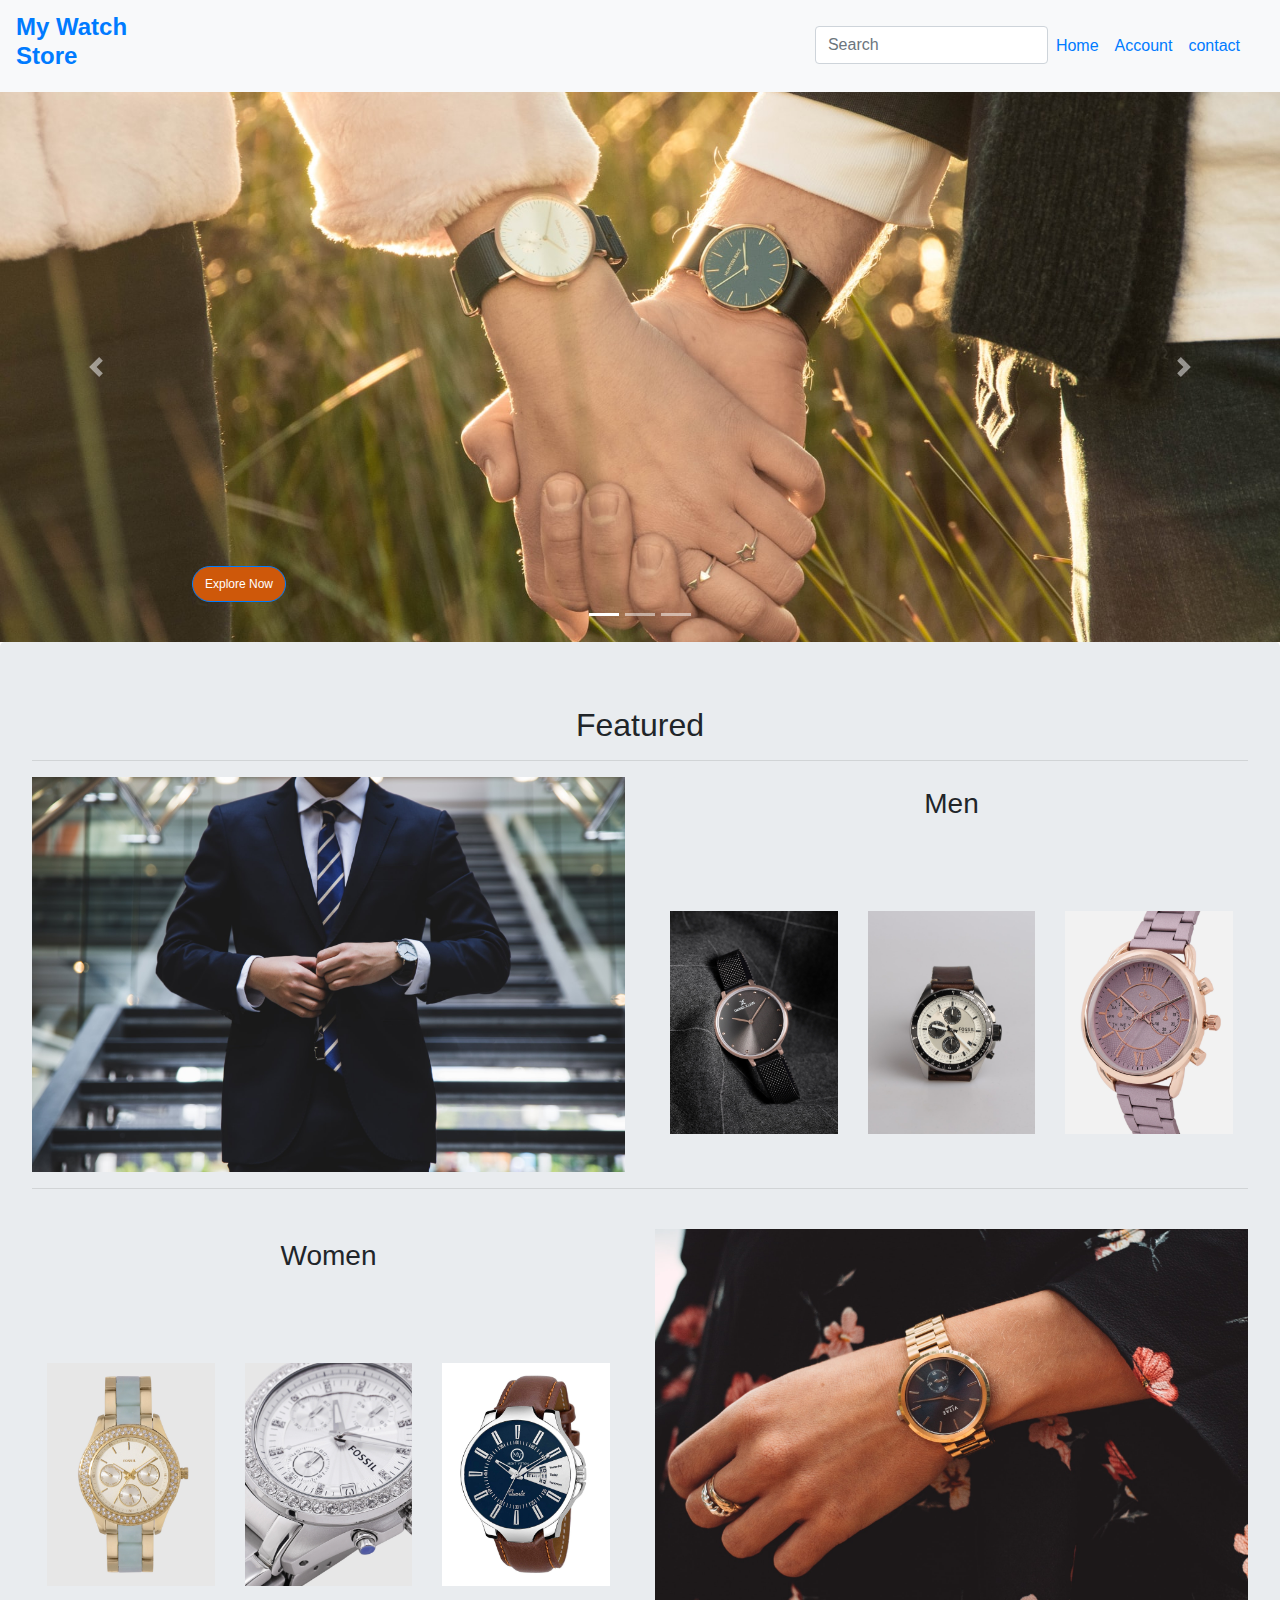
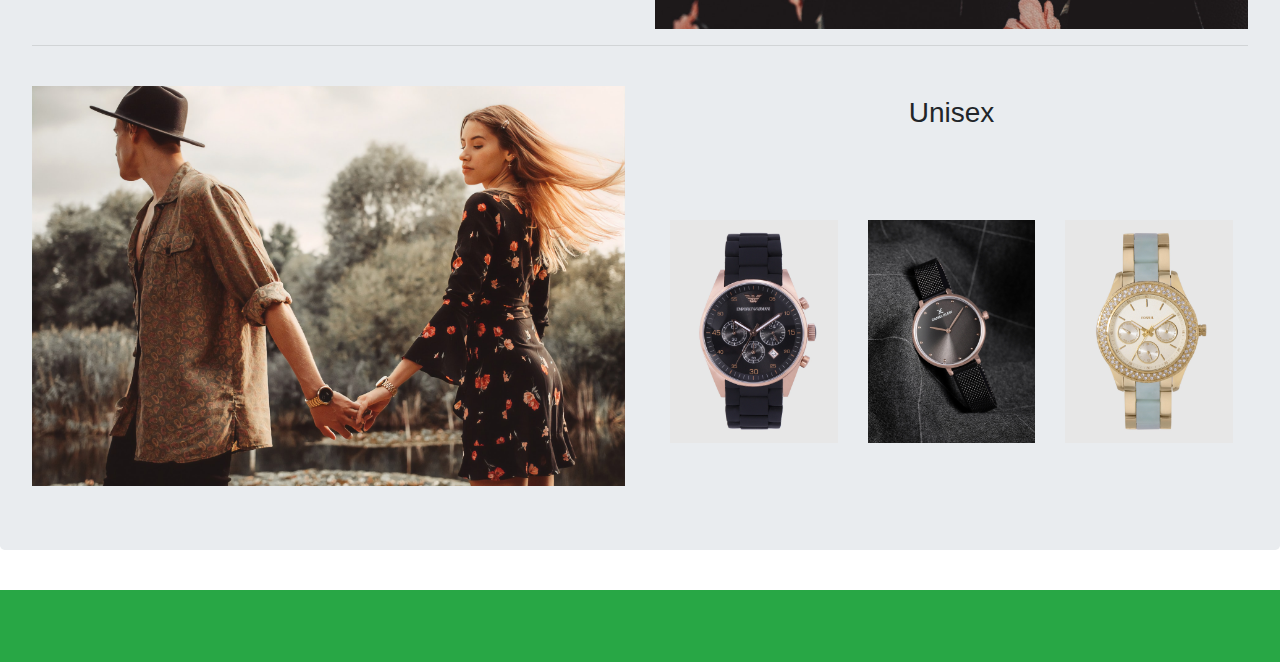
<file: index.html>
<!DOCTYPE html>
<html lang="en">
   <head>
      <title>My watch store</title>
      <meta charset="utf-8">
      <meta name="viewport" content="width=device-width, initial-scale=1">
      <link rel="stylesheet" href="https://maxcdn.bootstrapcdn.com/bootstrap/4.5.2/css/bootstrap.min.css">
      <link rel="stylesheet"
         href="https://cdnjs.cloudflare.com/ajax/libs/font-awesome/5.11.2/css/all.css"
         integrity="sha256-46qynGAkLSFpVbEBog43gvNhfrOj+BmwXdxFgVK/Kvc=" crossorigin="anonymous" />
      <script src="https://ajax.googleapis.com/ajax/libs/jquery/3.5.1/jquery.min.js"></script>
      <script src="https://cdnjs.cloudflare.com/ajax/libs/popper.js/1.16.0/umd/popper.min.js"></script>
      <script src="https://maxcdn.bootstrapcdn.com/bootstrap/4.5.2/js/bootstrap.min.js"></script>
      <link rel="stylesheet" href="style.css">
      <style>
      </style>
   </head>
   <body>
      <!-- navbar -->
      <nav class="navbar navbar-expand-sm bg-light sticky-top">
         <a href="index.html" class="navbar-brand">
            <h4 class="navbar-brand-item"><strong>My Watch<br>Store</strong></h4>
            <i class="far fa-clock fa-lg navbar-brand-item"></i>
         </a>
         <button class="navbar-toggler" type="button" data-toggle="collapse" data-target="#collapsibleNavbar">
         <span class="navbar-toggler-icon">
         <i class="fas fa-bars"></i>
         </span>
         </button>
         <div class="collapse navbar-collapse" id="collapsibleNavbar">
            <ul class="navbar-nav">
               <li class="nav-item">
                  <div class="md-form mt-0">
                     <input class="form-control" type="text" placeholder="Search" aria-label="Search">
                  </div>
               </li>
               <li class="nav-item">
                  <a href="index.html" class="nav-link">Home</a>
               </li>
               <li class="nav-item">
                  <a href="#" class="nav-link">Account</a>
               </li>
               <li class="nav-item">
                  <a href="#" class="nav-link">contact</a>
               </li>
               <li class="nav-item">
                  <a href="cart.html" class="nav-link"><i class="fas fa-shopping-cart"></i></a>
               </li>
            </ul>
         </div>
      </nav>
      <!---Carousel--->
      <div id="watch-sample" class="carousel slide" data-ride="carousel">
         <!-- Indicators -->
         <ul class="carousel-indicators">
            <li data-target="#watch-sample" data-slide-to="0" class="active"></li>
            <li data-target="#watch-sample" data-slide-to="1"></li>
            <li data-target="#watch-sample" data-slide-to="2"></li>
         </ul>
         <!-- The slideshow -->
         <div class="carousel-inner">
            <div class="carousel-item active">
               <a href="">
               <img src="watch/unisex2lq.jpg" alt="watch1" class="img-prop">
               </a>
               <div class="carousel-caption">
                  <a href="item_list.html" class="btn btn-lg btn-primary" role="button">Explore Now</a>
               </div>
            </div>
            <div class="carousel-item">
               <a href="">
               <img src="watch/a2lq.jpg" alt="watch2" class="img-prop">
               </a>
               <div class="carousel-caption">
                  <a href="item_list.html" class="btn btn-lg btn-primary" role="button">Explore Now</a>
               </div>
            </div>
            <div class="carousel-item">
               <a href="">
               <img src="watch/a3lq.jpg" alt="watch3" class="img-prop">
               </a>
               <div class="carousel-caption">
                  <a href="item_list.html" class="btn btn-lg btn-primary" role="button">Explore Now</a>
               </div>
            </div>
         </div>
         <!-- Left and right controls -->
         <a class="carousel-control-prev" href="#watch-sample" data-slide="prev">
         <span class="carousel-control-prev-icon"></span>
         </a>
         <a class="carousel-control-next" href="#watch-sample" data-slide="next">
         <span class="carousel-control-next-icon"></span>
         </a>
      </div>
      </a>
      <!----Category listing---->
      <div class="container-fluid mb-40 jumbotron text-center">
         <h2>Featured</h2>
         <hr>
         <div class="row">
            <div class="col-md-6">
               <a href="item_list.html">
               <img src="watch/manlq.jpg" alt="Los Angeles" class="img-prop">
               </a>
            </div>
            <div class="col-md-6">
               <div class="container">
                  <div class="row">
                     <div class="col item-list-head">
                        <div class="jumbotron text-center">
                           <h3>Men</h3>
                        </div>
                     </div>
                  </div>
                  <div class="row mt-40">
                     <div class="col">
                        <a href="item_list.html">
                        <img src="watch/daniel_klein.jpg" alt="men watch" class="img-prop hoverable">
                        </a>
                     </div>
                     <div class="col">
                        <a href="item_list.html">
                        <img src="watch/a1lq.jpg" alt="men watch" class="img-prop hoverable">
                        </a>
                     </div>
                     <div class="col">
                        <a href="item_list.html">
                        <img src="watch/Dressberry.webp" alt="men watch" class="img-prop hoverable">
                        </a>
                     </div>
                  </div>
                  <div class="row"></div>
               </div>
            </div>
         </div>
         <hr>
         <div class="row mt-40">
            <div class="col-md-6 mb-40">
               <div class="container">
                  <div class="row">
                     <div class="col item-list-head">
                        <div class="jumbotron text-center">
                           <h3>Women</h3>
                        </div>
                     </div>
                  </div>
                  <div class="row img-featured mt-40">
                     <div class="col">
                        <a href="item_list.html">
                        <img src="watch/Fossilstella.webp" alt="women watch" class="img-prop hoverable">
                        </a>
                     </div>
                     <div class="col">
                        <a href="item_list.html">
                        <img src="watch/analog1-4.webp" alt="women watch" class="img-prop hoverable">
                        </a>
                     </div>
                     <div class="col">
                        <a href="item_list.html">
                        <img src="watch/Mont-vitton.webp" alt="women watch" class="img-prop hoverable">
                        </a>
                     </div>
                  </div>
               </div>
            </div>
            <div class="col-md-6">
               <a href="item_list.html">
               <img src="watch/womanherolq.jpg" alt="woman" class="img-prop">
               </a>
            </div>
         </div>
         <hr>
         <div class="row mt-40">
            <div class="col-md-6">
               <a href="item_list.html">
               <img src="watch/unisexlq.jpg" alt="unisex" class="img-prop">                    
               </a>
            </div>
            <div class="col-md-6">
               <div class="container">
                  <div class="row">
                     <div class="col item-list-head">
                        <div class="jumbotron text-center">
                           <h3>Unisex</h3>
                        </div>
                     </div>
                  </div>
                  <div class="row mt-40">
                     <div class="col">
                        <a href="item_list.html">
                        <img src="watch/emporioarmani.webp" alt="men watch" class="img-prop hoverable">
                        </a>
                     </div>
                     <div class="col">
                        <a href="item_list.html">
                        <img src="watch/daniel_klein.jpg" alt="men watch" class="img-prop hoverable">
                        </a>
                     </div>
                     <div class="col">
                        <a href="item_list.html">
                        <img src="watch/Fossilstella.webp" alt="men watch" class="img-prop hoverable">
                        </a>
                     </div>
                  </div>
               </div>
            </div>
         </div>
      </div>
      <footer class="pg-footer bg-secondary">
         <div class="bg-success">
            <div class="container">
               <div class="row py-4 d-flex align-items-center">
                  <div class="col md-25 text-center">
                     <a href="#"><i class="fab fa-facebook text-white mr-4"></i></a>
                     <a href="#"><i class="fab fa-twitter text-white mr-4"></i></a>
                     <a href="#"><i class="fab fa-instagram text-white mr-4"></i></a>
                     <a href="#"><i class="fab fa-whatsapp text-white mr-4"></i></a>
                  </div>
               </div>
            </div>
         </div>
      </footer>
   </body>
</html>
</file>
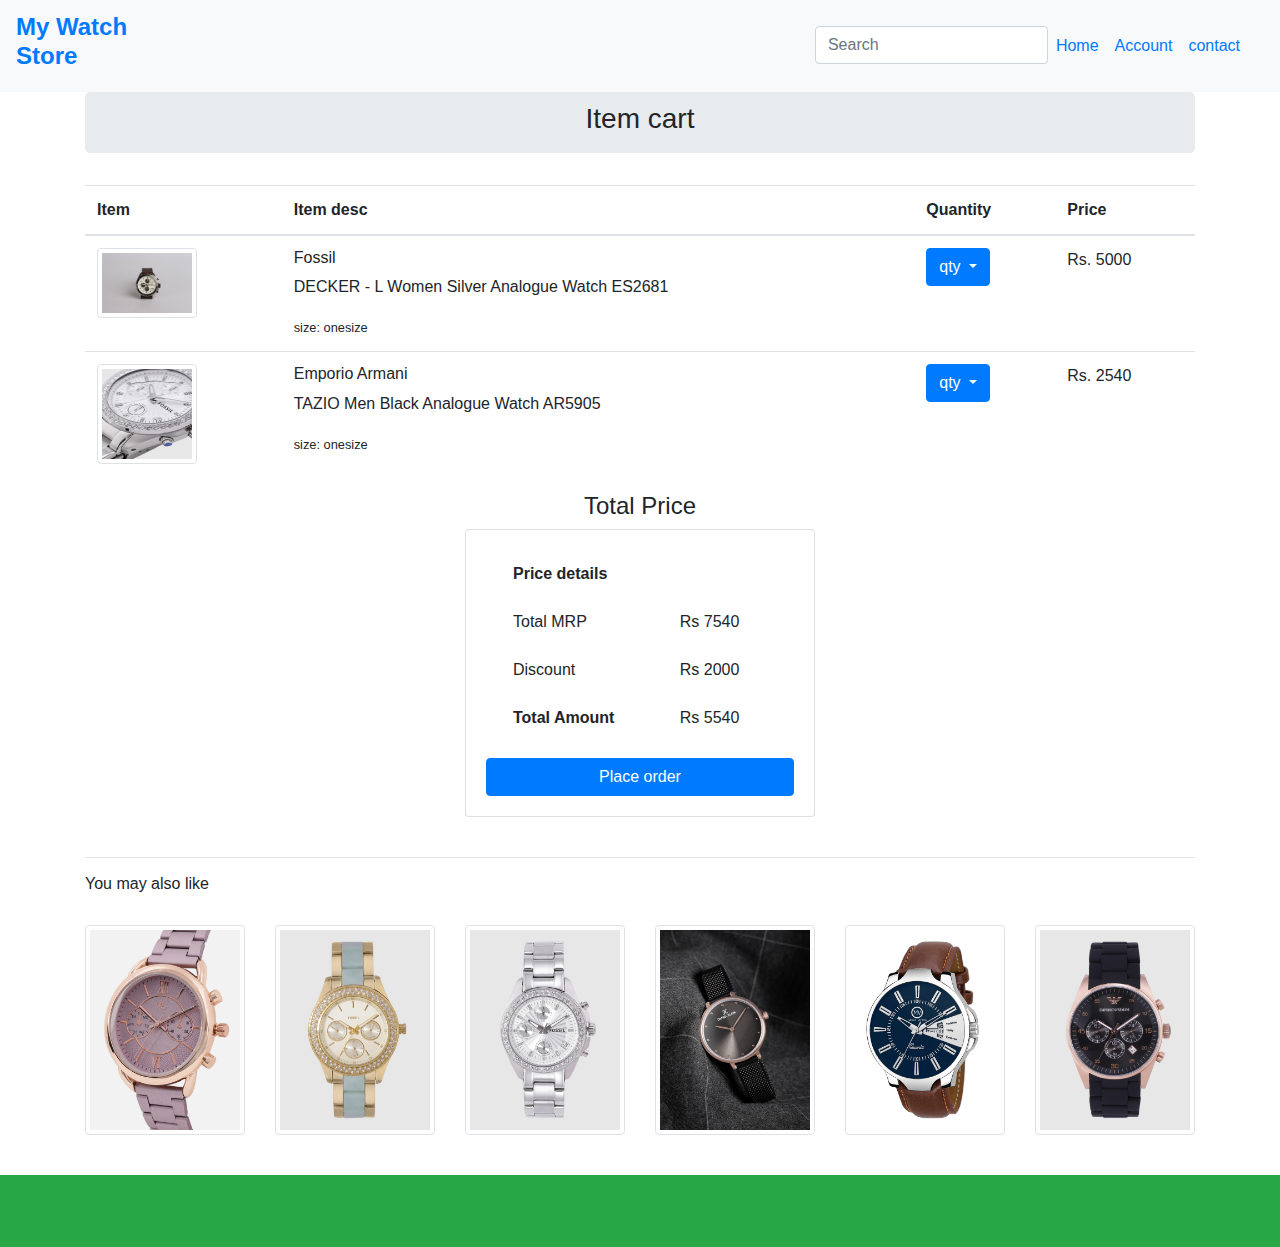
<file: cart.html>
<!DOCTYPE html>
<html lang="en">
<head>
  <title>My watch store</title>
  <meta charset="utf-8">
  <meta name="viewport" content="width=device-width, initial-scale=1">
  <link rel="stylesheet" href="https://maxcdn.bootstrapcdn.com/bootstrap/4.5.2/css/bootstrap.min.css">
  <link rel="stylesheet"
        href="https://cdnjs.cloudflare.com/ajax/libs/font-awesome/5.11.2/css/all.css"
        integrity="sha256-46qynGAkLSFpVbEBog43gvNhfrOj+BmwXdxFgVK/Kvc=" crossorigin="anonymous" />
  <script src="https://ajax.googleapis.com/ajax/libs/jquery/3.5.1/jquery.min.js"></script>
  <script src="https://cdnjs.cloudflare.com/ajax/libs/popper.js/1.16.0/umd/popper.min.js"></script>
  <script src="https://maxcdn.bootstrapcdn.com/bootstrap/4.5.2/js/bootstrap.min.js"></script>
  <link rel="stylesheet" href="style.css">
  <style>
  </style>
</head>
    <body>

        <!-- navbar -->
        <nav class="navbar navbar-expand-sm bg-light sticky-top">
            <a href="index.html" class="navbar-brand">
                <h4 class="navbar-brand-item"><strong>My Watch<br>Store</strong></h4>
                <i class="far fa-clock fa-lg navbar-brand-item"></i>
            </a>

            <button class="navbar-toggler" type="button" data-toggle="collapse" data-target="#collapsibleNavbar">
                <span class="navbar-toggler-icon">
                    <i class="fas fa-bars"></i>
                </span>
            </button>

            <div class="collapse navbar-collapse" id="collapsibleNavbar">
                <ul class="navbar-nav">
                    <li class="nav-item">
                        <div class="md-form mt-0">
                            <input class="form-control" type="text" placeholder="Search" aria-label="Search">
                        </div>
                    </li>
                    <li class="nav-item">
                        <a href="index.html" class="nav-link">Home</a>
                    </li>
                    <li class="nav-item">
                        <a href="#" class="nav-link">Account</a>
                    </li>
                    <li class="nav-item">
                        <a href="#" class="nav-link">contact</a>
                    </li>
                    <li class="nav-item">
                        <a href="cart.html" class="nav-link"><i class="fas fa-shopping-cart"></i></a>
                    </li>
                </ul>
            </div>
        </nav>

        <div class="container">
            <div class="row">
                <div class="col item-list-head">
                    <div class="jumbotron text-center">
                        <h3>Item cart</h3>
                    </div>
                </div>  
                <div class="col-12">
                    <table class="table table-image">
                        <thead>
                            <tr>
                                <th scope="col">Item</th>
                                <th scope="col">Item desc</th>
                                <th scope="col">Quantity</th>
                                <th scope="col">Price</th>
                            </tr>
                        </thead>
                        <tbody>
                            <tr>
                                <td>
                                    <img src="watch/a1lq.jpg" class="img-fluid img-thumbnail cart-img" alt="Fossil">
                                </td>
                                <td>
                                    <h6>Fossil</h6>
                                    <p>DECKER - L Women Silver Analogue Watch ES2681</p>
                                    <small>size: onesize</small>
                                </td>
                                <td>
                                    <div class="dropdown">
                                        <button type="button" class="btn btn-primary dropdown-toggle" data-toggle="dropdown">
                                          qty
                                        </button>
                                        <div class="dropdown-menu">
                                          <a class="dropdown-item" href="#">1</a>
                                          <a class="dropdown-item" href="#">2</a>
                                          <a class="dropdown-item" href="#">3</a>
                                        </div>
                                    </div>
                                </td>
                                <td>Rs. 5000</td>
                            </tr>
                            <tr>
                                <td>
                                    <img src="watch/analog1-4.webp" class="img-fluid img-thumbnail cart-img" alt="Fossil">
                                </td>
                                <td>
                                    <h6>Emporio Armani</h6>
                                    <p>TAZIO Men Black Analogue Watch AR5905</p>
                                    <small>size: onesize</small>
                                </td>
                                <td>
                                    <div class="dropdown">
                                        <button type="button" class="btn btn-primary dropdown-toggle" data-toggle="dropdown">
                                          qty
                                        </button>
                                        <div class="dropdown-menu">
                                          <a class="dropdown-item" href="#">1</a>
                                          <a class="dropdown-item" href="#">2</a>
                                          <a class="dropdown-item" href="#">3</a>
                                        </div>
                                    </div>
                                </td>
                                <td>Rs. 2540</td>
                            </tr>
                        </tbody>
                    </table>   
                </div>
            </div>
            <div class="row justify-content-center mb-40">
                <div class="col-sm-12">
                    <h4 class="text-center">Total Price</h4>
                </div>
                <div class="col-sm-4">
                    <div class="card">
                        <div class="card-body">
                          <div class="container">
                              <table class="table table-borderless">
                                  <thead>
                                      <tr><th>Price details</th></tr>
                                  </thead>
                                  <tbody>
                                      <tr>
                                          <td>Total MRP</td>
                                          <td>Rs 7540</td>
                                      </tr>
                                      <tr>
                                        <td>Discount</td>
                                        <td>Rs 2000</td>
                                    </tr>
                                    <tr>
                                        <td><strong>Total Amount</strong></td>
                                        <td>Rs 5540</td>
                                    </tr>
                                  </tbody>
                              </table>
                          </div>
                          <a href="checkout.html" class="btn btn-primary w-100">Place order</a>
                        </div>
                    </div> 
                </div>
            </div>
            <hr>
            <div class="row">
                <div class="col">
                    <h6>You may also like</h6><br>
                </div>
            </div>
            <div class="row mb-40">
                <div class="col-sm-2">
                    <img src="watch/Dressberry.webp" alt="" class="img-thumbnail img-prop hoverable">
                </div>
                <div class="col-sm-2">
                    <img src="watch/Fossilstella.webp" alt="" class="img-thumbnail img-prop hoverable">
                </div>
                <div class="col-sm-2">
                    <img src="watch/analog1-1.webp" alt="" class="img-thumbnail img-prop hoverable">
                </div>
                <div class="col-sm-2">
                    <img src="watch/daniel_klein.jpg" alt="" class="img-thumbnail img-prop hoverable">
                </div>
                <div class="col-sm-2">
                    <img src="watch/Mont-vitton.webp" alt="" class="img-thumbnail img-prop hoverable">
                </div>
                <div class="col-sm-2">
                    <img src="watch/emporioarmani.webp" alt="" class="img-thumbnail img-prop hoverable">
                </div>
            </div>
        </div>


        <footer class="pg-footer bg-secondary">
            <div class="bg-success">
                <div class="container">
                    <div class="row py-4 d-flex align-items-center">
                        <div class="col md-25 text-center">
                            <a href="#"><i class="fab fa-facebook text-white mr-4"></i></a>
                            <a href="#"><i class="fab fa-twitter text-white mr-4"></i></a>
                            <a href="#"><i class="fab fa-instagram text-white mr-4"></i></a>
                            <a href="#"><i class="fab fa-whatsapp text-white mr-4"></i></a>
                        </div>
                    </div>
                </div>
            </div>            
        </footer>
    </body>
</html>
</file>
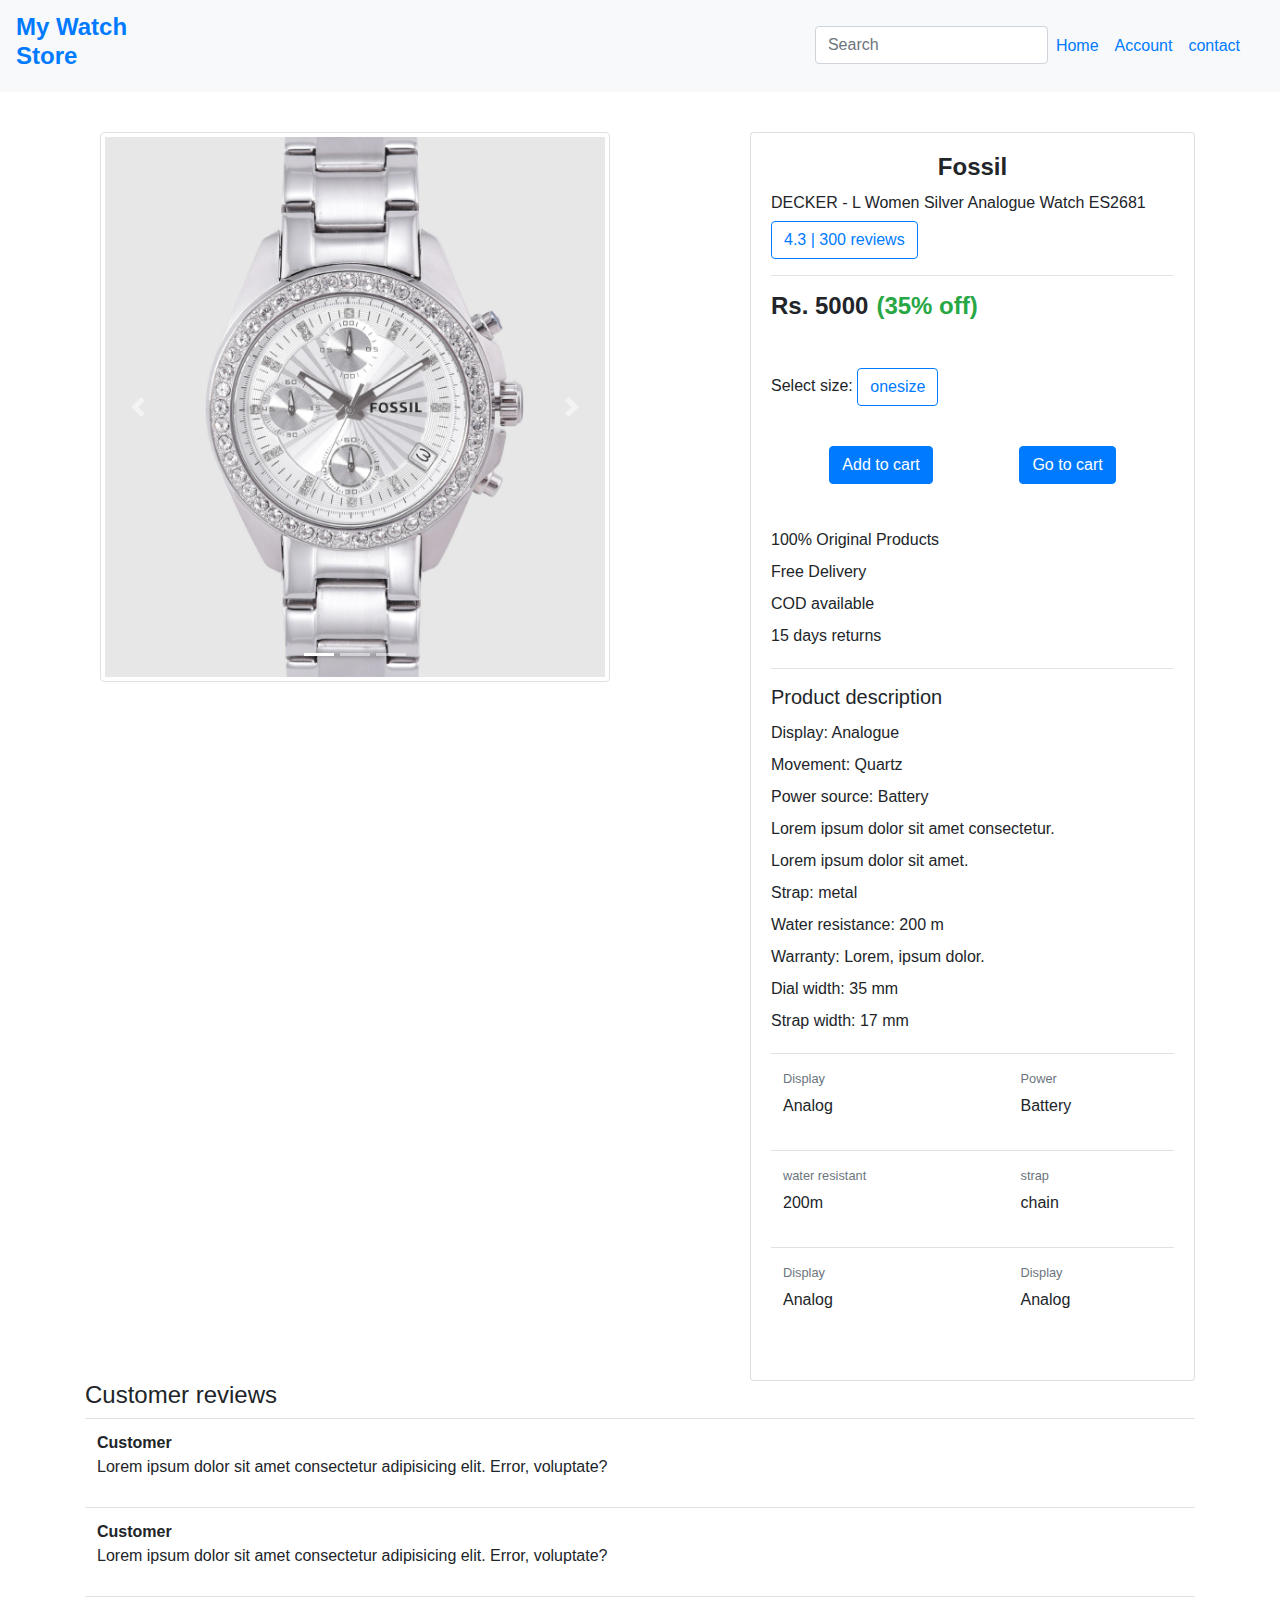
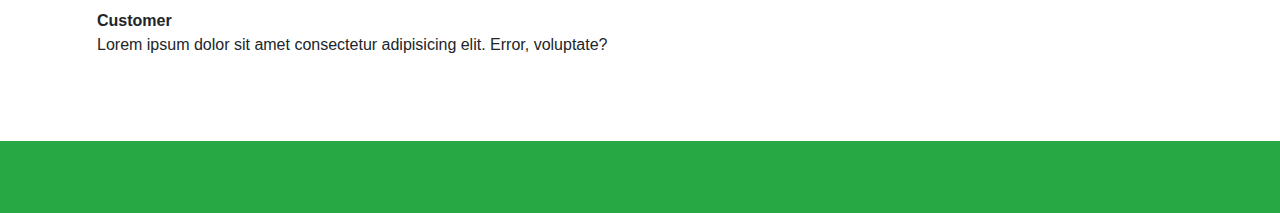
<file: item.html>
<!DOCTYPE html>
<html lang="en">
<head>
  <title>My watch store</title>
  <meta charset="utf-8">
  <meta name="viewport" content="width=device-width, initial-scale=1">
  <link rel="stylesheet" href="https://maxcdn.bootstrapcdn.com/bootstrap/4.5.2/css/bootstrap.min.css">
  <link rel="stylesheet"
        href="https://cdnjs.cloudflare.com/ajax/libs/font-awesome/5.11.2/css/all.css"
        integrity="sha256-46qynGAkLSFpVbEBog43gvNhfrOj+BmwXdxFgVK/Kvc=" crossorigin="anonymous" />
  <script src="https://ajax.googleapis.com/ajax/libs/jquery/3.5.1/jquery.min.js"></script>
  <script src="https://cdnjs.cloudflare.com/ajax/libs/popper.js/1.16.0/umd/popper.min.js"></script>
  <script src="https://maxcdn.bootstrapcdn.com/bootstrap/4.5.2/js/bootstrap.min.js"></script>
  <link rel="stylesheet" href="style.css">
  <style>
  </style>
</head>
    <body>

        <!-- navbar -->
        <nav class="navbar navbar-expand-sm bg-light sticky-top">
            <a href="index.html" class="navbar-brand">
                <h4 class="navbar-brand-item"><strong>My Watch<br>Store</strong></h4>
                <i class="far fa-clock fa-lg navbar-brand-item"></i>
            </a>

            <button class="navbar-toggler" type="button" data-toggle="collapse" data-target="#collapsibleNavbar">
                <span class="navbar-toggler-icon">
                    <i class="fas fa-bars"></i>
                </span>
            </button>
            <div class="collapse navbar-collapse" id="collapsibleNavbar">
                <ul class="navbar-nav">
                    <li class="nav-item">
                        <div class="md-form mt-0">
                            <input class="form-control" type="text" placeholder="Search" aria-label="Search">
                        </div>
                    </li>
                    <li class="nav-item">
                        <a href="index.html" class="nav-link">Home</a>
                    </li>
                    <li class="nav-item">
                        <a href="#" class="nav-link">Account</a>
                    </li>
                    <li class="nav-item">
                        <a href="#" class="nav-link">contact</a>
                    </li>
                    <li class="nav-item">
                        <a href="cart.html" class="nav-link"><i class="fas fa-shopping-cart"></i></a>
                    </li>
                </ul>
            </div>
        </nav>


        <div class="container mt-40 mb-40">
            <div class="row">
                <div class="col-lg-6">
                    <div class="container">
                        <div id="watch-sample" class="carousel slide" data-ride="carousel">
            
                            <ul class="carousel-indicators">
                                <li data-target="#watch-sample" data-slide-to="0" class="active"></li>
                                <li data-target="#watch-sample" data-slide-to="1"></li>
                                <li data-target="#watch-sample" data-slide-to="2"></li>
                            </ul>
                  
                            <div class="carousel-inner">
                                <div class="carousel-item active">
                                    <img src="watch/analog1-1.webp" alt="watch1" class="img-prop img-thumbnail list-img">
                                </div>
                                <div class="carousel-item">
                                    <img src="watch/analog1-2.webp" alt="watch2" class="img-prop img-thumbnail list-img">
                                </div>
                                <div class="carousel-item">
                                    <img src="watch/analog1-3.webp" alt="watch3" class="img-prop img-thumbnail list-img">
                                </div>
                            </div>

                            <a class="carousel-control-prev" href="#watch-sample" data-slide="prev">
                                <span class="carousel-control-prev-icon"></span>
                            </a>
                            <a class="carousel-control-next" href="#watch-sample" data-slide="next">
                                <span class="carousel-control-next-icon"></span>
                            </a>
                        </div>
                    </div>
                </div>
                <div class="col-lg-1"></div>
                <div class="col-lg-5">
                    <div class="card">
                        <div class="card-body single-item">
                            <h4 class="card-title text-center"><strong>Fossil</strong></h4>
                            <h6>DECKER - L Women Silver Analogue Watch ES2681</h6>
                            <p class="card-text">
                                <a href="#">
                                    <button type="button" class="btn btn-outline-primary">
                                        4.3 <i class="fas fa-star text-warning"></i> | 300 reviews
                                    </button>
                                </a>
                                <hr>
                                <h4 class="d-flex">
                                    <div>
                                        <b class="mr-sm-2">Rs. 5000</b>
                                    </div>
                                    <div>
                                        <b class="text-success">(35% off)</b>
                                    </div>
                                </h4><br>
                            </p>
                            <p>
                                Select size:
                                <a href="#" class="btn btn-outline-primary">onesize</a>
                            </p>
                            <div class="container d-flex justify-content-around mt-40">
                                <a href="cart.html">
                                    <button type="button" class="btn btn-primary">Add to cart</button>
                                </a>
                                <a href="cart.html">
                                    <button type="button" class="btn btn-primary">Go to cart</button>
                                </a>
                            </div>
                            <p class="mt-40">
                                100% Original Products<br>
                                Free Delivery<br>
                                COD available<br>
                                15 days returns<br>
                            </p>
                            <hr>
                            <h5>Product description</h5>
                            <p>
                                Display: Analogue<br>
                                Movement: Quartz<br>
                                Power source: Battery<br>
                                Lorem ipsum dolor sit amet consectetur.<br>
                                Lorem ipsum dolor sit amet.<br>
                                Strap: metal<br>
                                Water resistance: 200 m<br>
                                Warranty: Lorem, ipsum dolor.<br>
                                Dial width: 35 mm<br>
                                Strap width: 17 mm<br>
                            </p>
                            <table class="table">
                                <tbody>
                                    <tr>
                                        <td><small class="text-muted">Display</small><p>Analog</p></td>
                                        <td><small class="text-muted">Power</small><p>Battery</p></td>
                                    </tr>
                                    <tr>
                                        <td><small class="text-muted">water resistant</small><p>200m</p></td>
                                        <td><small class="text-muted">strap</small><p>chain</p></td>
                                    </tr>
                                    <tr>
                                        <td><small class="text-muted">Display</small><p>Analog</p></td>
                                        <td><small class="text-muted">Display</small><p>Analog</p></td>
                                    </tr>
                                </tbody>
                            </table>
                        </div>
                    </div>
                </div>
            </div>
            <div class="row">
                <div class="col"><h4>Customer reviews</h4></div>
            </div>
            <div class="row">
                <div class="col">
                    <table class="table">
                        <tbody>
                            <tr>
                                <td>
                                    <b>Customer</b>
                                    <p>Lorem ipsum dolor sit amet consectetur adipisicing elit. Error, voluptate?</p>
                                </td>
                            </tr>
                            <tr>
                                <td>
                                    <b>Customer</b>
                                    <p>Lorem ipsum dolor sit amet consectetur adipisicing elit. Error, voluptate?</p>
                                </td>
                            </tr>
                            <tr>
                                <td>
                                    <b>Customer</b>
                                    <p>Lorem ipsum dolor sit amet consectetur adipisicing elit. Error, voluptate?</p>
                                </td>
                            </tr>
                        </tbody>
                    </table>
                </div>
            </div>
        </div>
        <footer class="pg-footer bg-secondary">
            <div class="bg-success">
                <div class="container">
                    <div class="row py-4 d-flex align-items-center">
                        <div class="col md-25 text-center">
                            <a href="#"><i class="fab fa-facebook text-white mr-4"></i></a>
                            <a href="#"><i class="fab fa-twitter text-white mr-4"></i></a>
                            <a href="#"><i class="fab fa-instagram text-white mr-4"></i></a>
                            <a href="#"><i class="fab fa-whatsapp text-white mr-4"></i></a>
                        </div>
                    </div>
                </div>
            </div>            
        </footer>
    </body>
</html>
</file>
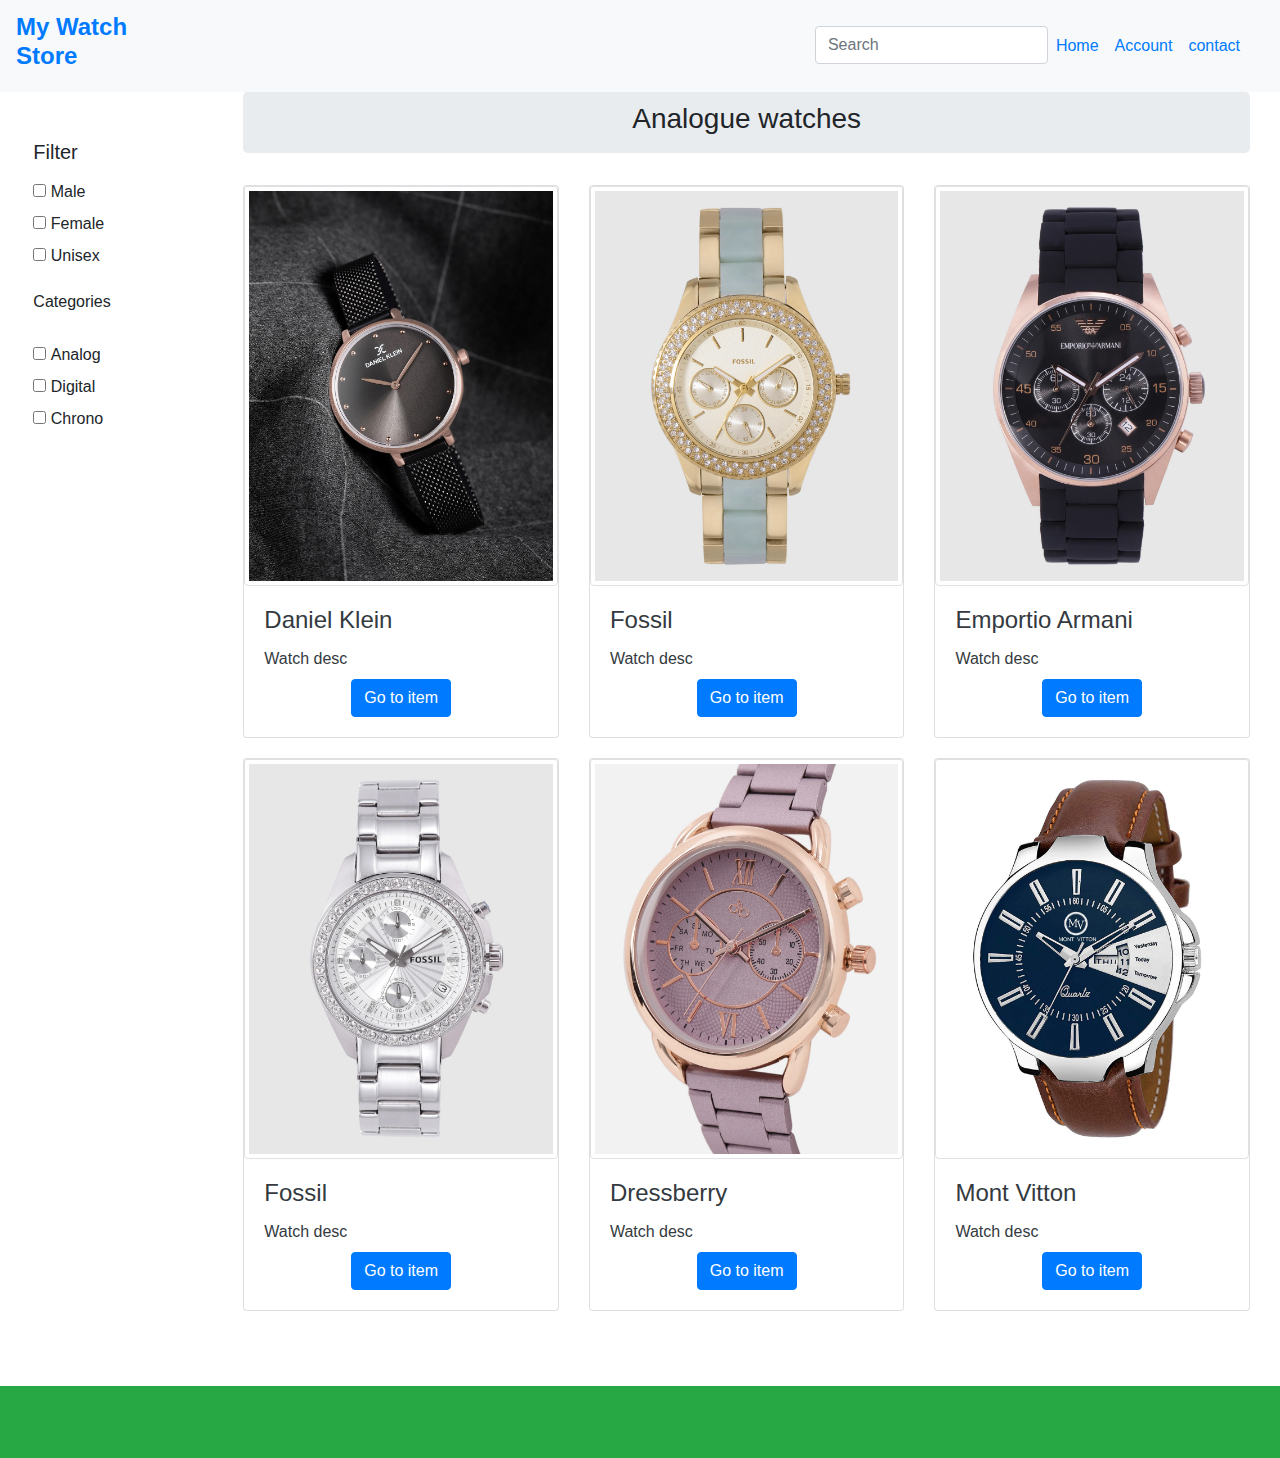
<file: item_list.html>
<!DOCTYPE html>
<html lang="en">
   <head>
      <title>My watch store</title>
      <meta charset="utf-8">
      <meta name="viewport" content="width=device-width, initial-scale=1">
      <link rel="stylesheet" href="https://maxcdn.bootstrapcdn.com/bootstrap/4.5.2/css/bootstrap.min.css">
      <link rel="stylesheet"
         href="https://cdnjs.cloudflare.com/ajax/libs/font-awesome/5.11.2/css/all.css"
         integrity="sha256-46qynGAkLSFpVbEBog43gvNhfrOj+BmwXdxFgVK/Kvc=" crossorigin="anonymous" />
      <script src="https://ajax.googleapis.com/ajax/libs/jquery/3.5.1/jquery.min.js"></script>
      <script src="https://cdnjs.cloudflare.com/ajax/libs/popper.js/1.16.0/umd/popper.min.js"></script>
      <script src="https://maxcdn.bootstrapcdn.com/bootstrap/4.5.2/js/bootstrap.min.js"></script>
      <link rel="stylesheet" href="style.css">
      <style>
      </style>
   </head>
   <body>
      <!-- navbar -->
      <nav class="navbar navbar-expand-sm bg-light sticky-top">
         <a href="index.html" class="navbar-brand">
            <h4 class="navbar-brand-item"><strong>My Watch<br>Store</strong></h4>
            <i class="far fa-clock fa-lg navbar-brand-item"></i>
         </a>
         <button class="navbar-toggler" type="button" data-toggle="collapse" data-target="#collapsibleNavbar">
         <span class="navbar-toggler-icon">
         <i class="fas fa-bars"></i>
         </span>
         </button>
         <div class="collapse navbar-collapse" id="collapsibleNavbar">
            <ul class="navbar-nav">
               <li class="nav-item">
                  <div class="md-form mt-0">
                     <input class="form-control" type="text" placeholder="Search" aria-label="Search">
                  </div>
               </li>
               <li class="nav-item">
                  <a href="index.html" class="nav-link">Home</a>
               </li>
               <li class="nav-item">
                  <a href="#" class="nav-link">Account</a>
               </li>
               <li class="nav-item">
                  <a href="#" class="nav-link">contact</a>
               </li>
               <li class="nav-item">
                  <a href="cart.html" class="nav-link"><i class="fas fa-shopping-cart"></i></a>
               </li>
            </ul>
         </div>
      </nav>
      <!---Filter panel--->
      <div class="container-fluid">
         <div class="row">
            <div class="col-lg-2 mt-5">
               <div>
                  <h5 class="filters">Filter</h5>
               </div>
               <div class="filters mt-3">
                  <div class="filter-item">
                     <input type="checkbox" id="defaultCheck" name="male">
                     <label for="defaultCheck">Male</label>
                  </div>
                  <div class="filter-item">
                     <input type="checkbox" id="defaultCheck" name="female">
                     <label for="defaultCheck">Female</label>
                  </div>
                  <div class="filter-item">
                     <input type="checkbox" id="defaultCheck" name="unisex">
                     <label for="defaultCheck">Unisex</label><br>
                  </div>
                  <h6 class="mt-3">Categories</h6>
                  <br>
                  <div class="filter-item">
                     <input type="checkbox" id="defaultCheck" name="analog">
                     <label for="defaultCheck">Analog</label>
                  </div>
                  <div class="filter-item">
                     <input type="checkbox" id="defaultCheck" name="digital">
                     <label for="defaultCheck">Digital</label>
                  </div>
                  <div class="filter-item">
                     <input type="checkbox" id="defaultCheck" name="chrono">
                     <label for="defaultCheck">Chrono</label><br>
                  </div>
               </div>
            </div>
            <!---Item list--->
            <div class="col-lg-10">
               <div class="container">
                  <div class="row">
                     <div class="col item-list-head">
                        <div class="jumbotron text-center">
                           <h3>Analogue watches</h3>
                        </div>
                     </div>
                  </div>
                  <div class="row">
                     <div class="col-lg-4 col-sm">
                        <div class="card">
                           <a href="item.html">
                              <img class="card-img-top img-prop img-thumbnail hoverable" src="watch/daniel_klein.jpg" alt="watchname">
                              <div class="card-body">
                                 <h4 class="card-title text-dark">Daniel Klein</h4>
                                 <p class="card-text text-dark">Watch desc</p>
                                 <div class="container">
                                    <div class="row">
                                       <div class="col-sm text-center">
                           <a href="item.html" class="btn btn-primary mt-sm-2">Go to item</a>
                           </div>
                           </div>
                           </div>
                           </div>
                           </a>
                        </div>
                     </div>
                     <div class="col-lg-4 col-sm">
                        <div class="card">
                           <a href="item.html">
                              <img class="card-img-top img-prop img-thumbnail hoverable" src="watch/Fossilstella.webp" alt="watchname">
                              <div class="card-body">
                                 <h4 class="card-title text-dark">Fossil</h4>
                                 <p class="card-text text-dark">Watch desc</p>
                                 <div class="container">
                                    <div class="row">
                                       <div class="col-sm text-center">
                           <a href="item.html" class="btn btn-primary mt-sm-2">Go to item</a>
                           </div>
                           </div>
                           </div>
                           </div>
                           </a>
                        </div>
                     </div>
                     <div class="col-lg-4 col-sm">
                        <div class="card">
                           <a href="item.html">
                              <img class="card-img-top img-prop img-thumbnail hoverable" src="watch/emporioarmani.webp" alt="watchname">
                              <div class="card-body">
                                 <h4 class="card-title text-dark">Emportio Armani</h4>
                                 <p class="card-text text-dark">Watch desc</p>
                                 <div class="container">
                                    <div class="row">
                                       <div class="col-sm text-center">
                           <a href="item.html" class="btn btn-primary mt-sm-2">Go to item</a>
                           </div>
                           </div>
                           </div>
                           </div>
                           </a>
                        </div>
                     </div>
                  </div>
                  <div class="row newrow">
                     <div class="col-lg-4 col-sm">
                        <div class="card">
                           <a href="item.html">
                              <img class="card-img-top img-prop img-thumbnail hoverable" src="watch/analog1-1.webp" alt="watchname">
                              <div class="card-body">
                                 <h4 class="card-title text-dark">Fossil</h4>
                                 <p class="card-text text-dark">Watch desc</p>
                                 <div class="container">
                                    <div class="row">
                                       <div class="col-sm text-center">
                           <a href="item.html" class="btn btn-primary mt-sm-2">Go to item</a>
                           </div>
                           </div>
                           </div>
                           </div>
                           </a>
                        </div>
                     </div>
                     <div class="col-lg-4 col-sm">
                        <div class="card">
                           <a href="item.html">
                              <img class="card-img-top img-prop img-thumbnail hoverable" src="watch/Dressberry.webp" alt="watchname">
                              <div class="card-body">
                                 <h4 class="card-title text-dark">Dressberry</h4>
                                 <p class="card-text text-dark">Watch desc</p>
                                 <div class="container">
                                    <div class="row">
                                       <div class="col-sm text-center">
                           <a href="item.html" class="btn btn-primary mt-sm-2">Go to item</a>
                           </div>
                           </div>
                           </div>
                           </div>
                           </a>
                        </div>
                     </div>
                     <div class="col-lg-4 col-sm">
                        <div class="card">
                           <a href="item.html">
                              <img class="card-img-top img-prop img-thumbnail hoverable" src="watch/Mont-vitton.webp" alt="watchname">
                              <div class="card-body">
                                 <h4 class="card-title text-dark">Mont Vitton</h4>
                                 <p class="card-text text-dark">Watch desc</p>
                                 <div class="container">
                                    <div class="row">
                                       <div class="col-sm text-center">
                           <a href="item.html" class="btn btn-primary mt-sm-2">Go to item</a>
                           </div>
                           </div>
                           </div>
                           </div>
                           </a>
                        </div>
                     </div>
                  </div>
               </div>
            </div>
         </div>
      </div>
      <footer class="pg-footer bg-secondary">
         <div class="bg-success">
            <div class="container">
               <div class="row py-4 d-flex align-items-center">
                  <div class="col md-25 text-center">
                     <a href="#"><i class="fab fa-facebook text-white mr-4"></i></a>
                     <a href="#"><i class="fab fa-twitter text-white mr-4"></i></a>
                     <a href="#"><i class="fab fa-instagram text-white mr-4"></i></a>
                     <a href="#"><i class="fab fa-whatsapp text-white mr-4"></i></a>
                  </div>
               </div>
            </div>
         </div>
      </footer>
   </body>
</html>
</file>
<file: style.css>
.navbar {
    background-color: rgb(140, 194, 34);
}

/* change here if you get the time */
.navbar-brand-item{
    display: inline-block;
}

.navbar-nav {
    margin-left: auto;
}

.carousel img {
    max-height: 550px;
    margin: 0 auto;
}

.img-prop{
    width: 100%;
    height: 100%;
    max-height: 400px;
    object-fit: cover;
}

.carousel-caption>a{
    position: absolute;
    left: 0;
    bottom: 20px;
}

.carousel-caption .btn {
    font-family: Arial, Helvetica, sans-serif;
    background-color: rgb(206, 88, 10);
    font-size: 12px;
    padding: 8px 12px;
    border-radius: 30px;
}

.img-featured {
    align-items: center;
    justify-content: center;
    width: auto;
}

.item-list-head>div {
    padding-top: 10px;
    padding-bottom: 10px;
}


.newrow {
    margin-top: 20px;
    margin-bottom: 75px;
}

.dropdown-menu {
    min-width: 60px !important;
  }

.cart-img {
    width: 100px;
    height: 100%;
    max-height: 100px;
    max-width: 100px;
}

.mb-40 {
    margin-bottom: 40px;
}

.mt-40 {
    margin-top: 40px;
}

.single-item p {
    line-height: 200%;
}

.hoverable:hover {
    opacity: 0.8;
    transform: scale(1.03);
}

.d-inline {
    display: inline;
}

.filters {
    margin-left: 10%;
}
</file>
